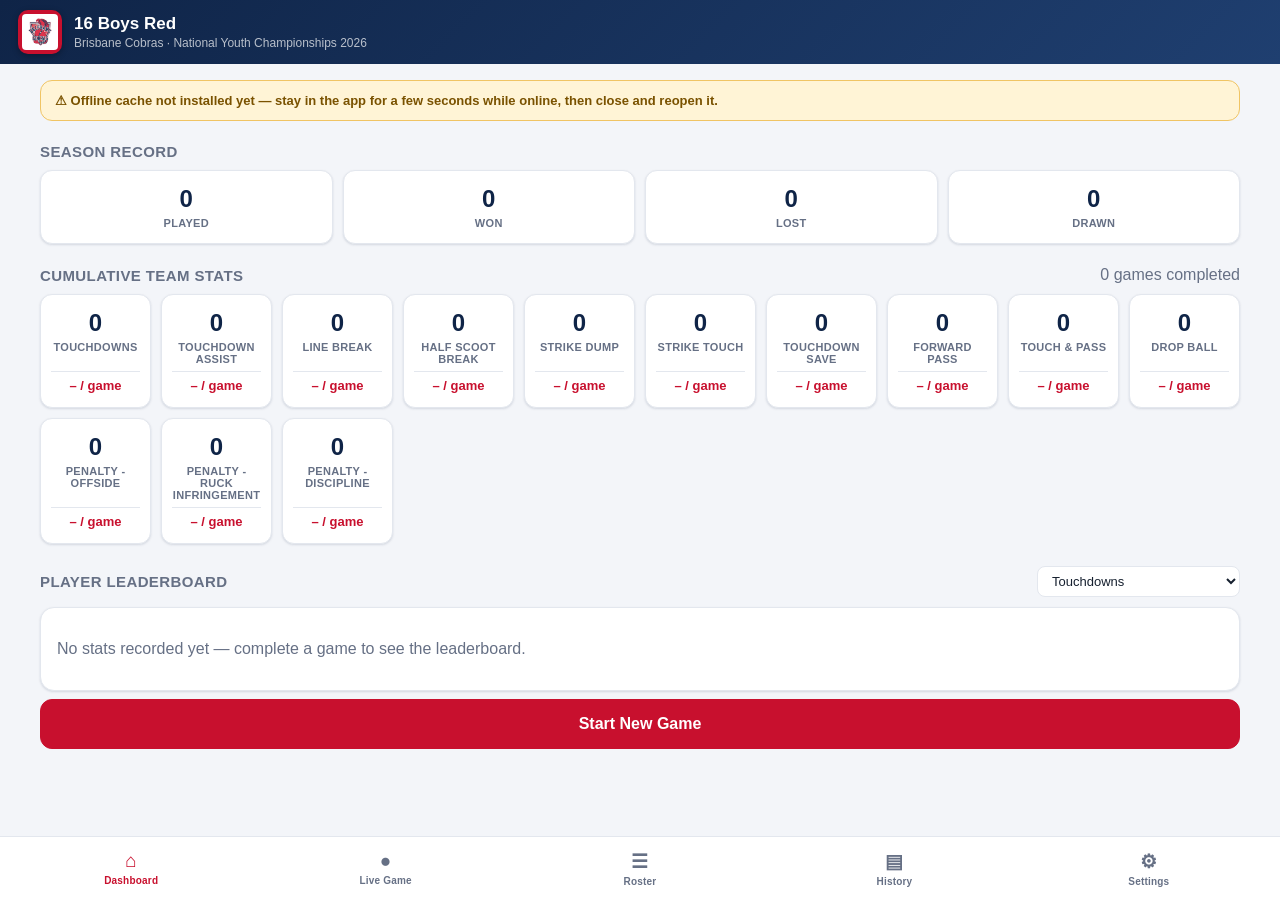
<file: index.html>
<!DOCTYPE html>
<html lang="en">
<head>
<meta charset="UTF-8">
<meta name="viewport" content="width=device-width, initial-scale=1, viewport-fit=cover, maximum-scale=1, user-scalable=no">
<title>Touch Stats — Brisbane Cobras</title>

<link rel="manifest" href="manifest.webmanifest">
<meta name="theme-color" content="#0f2447">
<meta name="apple-mobile-web-app-capable" content="yes">
<meta name="apple-mobile-web-app-status-bar-style" content="black-translucent">
<meta name="apple-mobile-web-app-title" content="Touch Stats">
<link rel="apple-touch-icon" href="icons/icon-180.png">
<link rel="icon" href="icons/icon-32.png" sizes="32x32">

<link rel="stylesheet" href="css/styles.css">
</head>
<body>

<div id="app">

  <!-- Header -->
  <header class="app-header">
    <div class="header-team">
      <div class="crest"><img src="icons/cobras-logo.png" alt="Brisbane Cobras logo"></div>
      <div class="header-text">
        <h1 id="team-name">16 Boys Red</h1>
        <p id="team-sub">Brisbane Cobras · National Youth Championships</p>
      </div>
    </div>
    <div id="live-indicator" class="live-indicator hidden">
      <span class="dot"></span> LIVE
    </div>
  </header>

  <!-- Views -->
  <main class="views">

    <!-- DASHBOARD -->
    <section id="view-dashboard" class="view">
      <div id="live-banner" class="live-banner hidden"></div>
      <div id="next-game-card" class="card next-game-card hidden"></div>
      <div id="offline-warning" class="offline-warning hidden"></div>

      <div class="section-row">
        <h2>Season Record</h2>
      </div>
      <div id="record-cards" class="stat-cards"></div>

      <div class="section-row">
        <h2>Cumulative Team Stats</h2>
        <span class="muted" id="games-played-label"></span>
      </div>
      <div id="team-totals" class="stat-cards"></div>

      <div class="section-row">
        <h2>Player Leaderboard</h2>
        <select id="leaderboard-stat" class="select-inline"></select>
      </div>
      <div id="leaderboard" class="card"></div>

      <button id="btn-new-game-dash" class="btn btn-primary btn-lg btn-block">Start New Game</button>
    </section>

    <!-- LIVE GAME -->
    <section id="view-live" class="view">
      <div id="no-live-game">
        <div class="card empty-state">
          <h2>No Game in Progress</h2>
          <p class="muted">Start a new game to begin tracking stats for this match.</p>
          <button id="btn-new-game-live" class="btn btn-primary btn-lg">Start New Game</button>
        </div>
      </div>

      <div id="live-game-panel" class="hidden">
        <div id="live-sticky-score" class="live-sticky-score">
          <div class="sticky-top">
            <span id="sticky-opponent"></span>
            <span id="sticky-ht" class="sticky-ht hidden"></span>
            <span id="sticky-score"></span>
          </div>
          <div id="timer-section" class="timer-section t-idle">
            <div class="timer-readout">
              <span id="timer-phase" class="timer-phase">1st Half</span>
              <span id="timer-display" class="timer-display">20:00</span>
            </div>
            <button id="timer-action-btn" class="timer-action-btn">&#9654; Start Match</button>
          </div>
        </div>

        <div class="card live-header-card">
          <div class="live-meta">
            <div>
              <div class="muted small" id="live-round"></div>
              <h2 id="live-opponent-label">vs Opponent</h2>
              <div class="muted small" id="live-date"></div>
            </div>
            <div class="score-board">
              <div class="score-block">
                <div class="score-num" id="score-us">0</div>
                <div class="score-label">US</div>
              </div>
              <div class="score-sep">–</div>
              <div class="score-block">
                <div class="score-num" id="score-them">0</div>
                <div class="score-label">THEM</div>
                <div class="score-steppers">
                  <button class="btn-step" id="opp-minus">−</button>
                  <button class="btn-step" id="opp-plus">+</button>
                </div>
              </div>
            </div>
          </div>
          <div class="live-actions">
            <button id="btn-undo" class="btn btn-ghost">Undo Last Tap</button>
            <button id="btn-edit-squad" class="btn btn-ghost">Edit Squad</button>
            <button id="btn-end-game" class="btn btn-danger">End Game</button>
          </div>
        </div>

        <div id="category-tabs" class="tab-row"></div>
        <p class="hint">Tap a stat, then pick who did it</p>

        <div class="live-split">
          <div class="live-col-tiles">
            <div id="stat-tiles" class="stat-tiles"></div>

            <div class="section-row"><h2>Recent Activity</h2></div>
            <div id="recent-activity" class="card recent-activity-list"></div>
          </div>
          <div class="live-col-totals">
            <div class="section-row"><h2>This Game — Player Totals</h2></div>
            <div id="stat-grid-wrap" class="card grid-wrap">
              <table id="stat-grid" class="stat-grid"></table>
            </div>
          </div>
        </div>
      </div>
    </section>

    <!-- ROSTER -->
    <section id="view-roster" class="view">
      <div class="section-row">
        <h2>Squad</h2>
        <button id="btn-add-player" class="btn btn-primary">+ Add Player</button>
      </div>
      <div id="roster-list" class="card list"></div>
    </section>

    <!-- HISTORY -->
    <section id="view-history" class="view">
      <div class="section-row"><h2>Game History</h2></div>
      <div id="history-list" class="card list"></div>

      <div id="game-detail" class="hidden">
        <div class="section-row">
          <button id="btn-back-history" class="btn btn-ghost">‹ Back to History</button>
        </div>
        <div id="game-detail-content"></div>
      </div>
    </section>

    <!-- SETTINGS -->
    <section id="view-settings" class="view">
      <div class="section-row"><h2>Team Details</h2></div>
      <div class="card form-card">
        <label>Team / Age Group<input id="set-team-name" type="text"></label>
        <label>Club<input id="set-team-club" type="text"></label>
        <label>Event<input id="set-team-event" type="text"></label>
        <button id="btn-save-team" class="btn btn-primary">Save</button>
      </div>

      <div class="section-row"><h2>Display</h2></div>
      <div class="card form-card">
        <div class="switch-row">
          <div>
            <strong>Outdoor / High-Contrast Mode</strong>
            <p class="muted small" style="margin:2px 0 0;">Bigger text and bolder contrast for reading the screen in direct sunlight.</p>
          </div>
          <label class="switch">
            <input type="checkbox" id="set-outdoor-mode">
            <span class="slider"></span>
          </label>
        </div>
      </div>

      <div class="section-row">
        <h2>Upcoming Fixtures (The Draw)</h2>
        <button id="btn-add-fixture" class="btn btn-primary">+ Add Fixture</button>
      </div>
      <div id="fixtures-list" class="card list"></div>

      <div class="section-row">
        <h2>Stat Categories</h2>
        <button id="btn-add-stat" class="btn btn-primary">+ Add Stat</button>
      </div>
      <div id="stat-defs-list" class="card list"></div>

      <div class="section-row"><h2>Data</h2></div>
      <div class="card form-card">
        <p class="muted">Everything is stored only on this iPad. Back up regularly, especially before/after each tournament day.</p>
        <p id="offline-status" class="small"></p>
        <div class="btn-row">
          <button id="btn-export-json" class="btn">Export Backup (JSON)</button>
          <button id="btn-export-csv" class="btn">Export Stats (CSV)</button>
          <label class="btn" for="import-file">Restore Backup</label>
          <input type="file" id="import-file" accept="application/json" class="hidden">
        </div>
        <div class="btn-row">
          <button id="btn-reset-all" class="btn btn-danger">Reset All Data</button>
        </div>
      </div>
    </section>

  </main>

  <!-- Tab bar -->
  <nav class="tab-bar">
    <button class="tab-btn active" data-view="dashboard">
      <span class="tab-icon">⌂</span><span>Dashboard</span>
    </button>
    <button class="tab-btn" data-view="live">
      <span class="tab-icon">●</span><span>Live Game</span>
    </button>
    <button class="tab-btn" data-view="roster">
      <span class="tab-icon">☰</span><span>Roster</span>
    </button>
    <button class="tab-btn" data-view="history">
      <span class="tab-icon">▤</span><span>History</span>
    </button>
    <button class="tab-btn" data-view="settings">
      <span class="tab-icon">⚙</span><span>Settings</span>
    </button>
  </nav>
</div>

<!-- Modal root -->
<div id="modal-root"></div>

<script src="js/storage.js"></script>
<script src="js/app.js"></script>
</body>
</html>
</file>
<file: css/styles.css>
:root {
  --navy: #0f2447;
  --navy-2: #17325c;
  --navy-3: #1f3f70;
  --red: #c8102e;
  --red-dark: #9d0c24;
  --bg: #f3f5f9;
  --card: #ffffff;
  --text: #16202f;
  --muted: #667085;
  --border: #e3e7ee;
  --green: #1a8a4a;
  --amber: #b8791b;
  --shadow: 0 1px 3px rgba(15, 36, 71, 0.08), 0 1px 2px rgba(15, 36, 71, 0.06);
}

@media (prefers-color-scheme: dark) {
  :root {
    --bg: #0b1526;
    --card: #131f35;
    --text: #eef1f6;
    --muted: #93a0b8;
    --border: #223252;
    --shadow: 0 1px 3px rgba(0, 0, 0, 0.4);
  }
}

* { box-sizing: border-box; -webkit-tap-highlight-color: transparent; }
html, body { height: 100%; }
body {
  margin: 0;
  font-family: -apple-system, BlinkMacSystemFont, "Segoe UI", Roboto, Helvetica, Arial, sans-serif;
  background: var(--bg);
  color: var(--text);
  overscroll-behavior-y: none;
  -webkit-user-select: none;
  user-select: none;
}
input, textarea { -webkit-user-select: text; user-select: text; }

#app {
  display: flex;
  flex-direction: column;
  height: 100vh;
  height: 100dvh;
}

/* Header */
.app-header {
  display: flex;
  align-items: center;
  justify-content: space-between;
  gap: 12px;
  padding: calc(env(safe-area-inset-top) + 10px) 18px 10px;
  background: linear-gradient(135deg, var(--navy), var(--navy-3));
  color: #fff;
  flex-shrink: 0;
}
.header-team { display: flex; align-items: center; gap: 12px; min-width: 0; }
.crest {
  width: 44px; height: 44px; border-radius: 10px;
  background: var(--red);
  display: flex; align-items: center; justify-content: center;
  flex-shrink: 0; padding: 4px;
  box-shadow: 0 2px 6px rgba(0,0,0,0.3);
}
.crest img { width: 100%; height: 100%; object-fit: contain; border-radius: 4px; }
.header-text { min-width: 0; }
.header-text h1 { font-size: 17px; margin: 0; font-weight: 700; white-space: nowrap; overflow: hidden; text-overflow: ellipsis; }
.header-text p { font-size: 12px; margin: 2px 0 0; color: rgba(255,255,255,0.7); white-space: nowrap; overflow: hidden; text-overflow: ellipsis; }
.live-indicator {
  display: flex; align-items: center; gap: 6px;
  background: rgba(200,16,46,0.9);
  padding: 5px 10px; border-radius: 20px;
  font-size: 11px; font-weight: 700; letter-spacing: 0.5px;
  flex-shrink: 0;
}
.live-indicator .dot { width: 7px; height: 7px; border-radius: 50%; background: #fff; animation: pulse 1.4s infinite; }
@keyframes pulse { 0%,100% { opacity: 1; } 50% { opacity: 0.3; } }
.hidden { display: none !important; }

/* Views */
.views { flex: 1; overflow-y: auto; padding: 16px 18px calc(env(safe-area-inset-bottom) + 90px); }
.view { display: none; }
.view.active { display: block; }

.section-row { display: flex; align-items: center; justify-content: space-between; margin: 22px 0 10px; }
.section-row:first-child { margin-top: 0; }
.section-row h2 { font-size: 15px; margin: 0; text-transform: uppercase; letter-spacing: 0.4px; color: var(--muted); font-weight: 700; }
.muted { color: var(--muted); }
.small { font-size: 12px; }

.card {
  background: var(--card);
  border-radius: 14px;
  padding: 16px;
  box-shadow: var(--shadow);
  border: 1px solid var(--border);
}
.empty-state { text-align: center; padding: 36px 20px; }
.empty-state h2 { text-transform: none; font-size: 19px; color: var(--text); letter-spacing: 0; margin-bottom: 6px; }

/* Buttons */
.btn {
  appearance: none; border: 1px solid var(--border); background: var(--card); color: var(--text);
  padding: 11px 16px; border-radius: 10px; font-size: 14px; font-weight: 600;
  cursor: pointer; touch-action: manipulation;
}
.btn:active { transform: scale(0.97); }
.btn-primary { background: var(--red); border-color: var(--red); color: #fff; }
.btn-danger { background: #fdeceb; border-color: #f3b9b3; color: var(--red-dark); }
@media (prefers-color-scheme: dark) { .btn-danger { background: #3a1a1c; border-color: #6e2b2b; color: #ff9f96; } }
.btn-ghost { background: transparent; }
.btn-lg { padding: 15px 20px; font-size: 16px; border-radius: 12px; }
.btn-block { width: 100%; margin-top: 8px; }
.btn-row { display: flex; gap: 10px; margin-top: 16px; flex-wrap: wrap; }
.btn-icon {
  border: none; background: transparent; color: var(--muted); font-size: 16px;
  width: 34px; height: 34px; border-radius: 8px; cursor: pointer; flex-shrink: 0;
}
.btn-icon.danger { color: var(--red); }
.btn-icon:active { background: var(--border); }

/* Stat cards grid */
.stat-cards { display: grid; grid-template-columns: repeat(auto-fit, minmax(110px, 1fr)); gap: 10px; }
.stat-card {
  background: var(--card); border: 1px solid var(--border); border-radius: 12px;
  padding: 14px 10px; text-align: center; box-shadow: var(--shadow);
}
.stat-card-val { font-size: 24px; font-weight: 800; color: var(--navy); }
@media (prefers-color-scheme: dark) { .stat-card-val { color: #7fa8e8; } }
.stat-card-label { font-size: 11px; color: var(--muted); margin-top: 4px; font-weight: 600; text-transform: uppercase; letter-spacing: 0.3px; }
#team-totals .stat-card { display: flex; flex-direction: column; }
.stat-card-avg { font-size: 13px; font-weight: 700; color: var(--red); margin-top: auto; padding-top: 6px; border-top: 1px solid var(--border); }#team-totals .stat-card-label { margin-bottom: 6px; }

/* Leaderboard */
.select-inline {
  border: 1px solid var(--border); background: var(--card); color: var(--text);
  border-radius: 8px; padding: 6px 10px; font-size: 13px;
}
.leader-row { display: flex; align-items: center; gap: 10px; padding: 9px 4px; border-bottom: 1px solid var(--border); }
.leader-row:last-child { border-bottom: none; }
.leader-rank { width: 20px; color: var(--muted); font-weight: 700; font-size: 13px; }
.leader-num {
  width: 28px; height: 28px; border-radius: 50%; background: var(--navy); color: #fff;
  display: flex; align-items: center; justify-content: center; font-size: 12px; font-weight: 700; flex-shrink: 0;
}
.leader-name { flex: 1; font-weight: 600; font-size: 14px; }
.leader-count { font-weight: 800; font-size: 16px; color: var(--red); }

/* Live banner */
.live-banner { background: linear-gradient(135deg, var(--navy-2), var(--navy-3)); color: #fff; border-radius: 14px; padding: 14px 16px; margin-bottom: 18px; }
.live-banner-inner { display: flex; align-items: center; justify-content: space-between; gap: 12px; }
.live-banner .btn-primary { flex-shrink: 0; }

.next-game-card { margin-bottom: 18px; }
.next-game-inner { display: flex; align-items: center; justify-content: space-between; gap: 12px; }
.next-game-inner strong { font-size: 16px; display: block; margin: 2px 0; }
.next-game-inner .btn-primary { flex-shrink: 0; }

/* Sticky score bar */
.live-sticky-score {
  position: sticky; top: 0; z-index: 6;
  background: var(--navy); color: #fff; border-radius: 12px;
  padding: 10px 16px 12px; margin-bottom: 12px; font-weight: 700; font-size: 14px;
  box-shadow: 0 2px 8px rgba(0,0,0,0.25);
}
.sticky-top { display: flex; align-items: center; gap: 10px; }
#sticky-opponent { flex: 1; min-width: 0; overflow: hidden; text-overflow: ellipsis; white-space: nowrap; font-size: 14px; }
#sticky-score { font-size: 20px; font-weight: 800; flex-shrink: 0; font-variant-numeric: tabular-nums; }
.sticky-ht {
  flex-shrink: 0; font-size: 13px; font-weight: 700; color: rgba(255,255,255,0.85);
  background: rgba(255,255,255,0.14); padding: 3px 9px; border-radius: 6px; font-variant-numeric: tabular-nums;
}

/* Game timer */
.timer-section {
  display: flex; align-items: center; justify-content: space-between; flex-wrap: wrap; gap: 10px 16px;
  margin-top: 10px; padding-top: 10px; border-top: 1px solid rgba(255,255,255,0.16);
}
.timer-readout { display: flex; flex-direction: column; min-width: 0; }
.timer-phase { font-size: 12px; font-weight: 700; letter-spacing: 1px; text-transform: uppercase; color: rgba(255,255,255,0.7); }
.timer-display {
  font-size: 46px; font-weight: 800; line-height: 1.05; letter-spacing: -1px;
  font-variant-numeric: tabular-nums; white-space: nowrap;
}
.timer-action-btn {
  background: var(--red); border: none; color: #fff; border-radius: 12px;
  min-height: 56px; padding: 0 26px; font-size: 18px; font-weight: 800;
  cursor: pointer; touch-action: manipulation; white-space: nowrap;
  box-shadow: 0 3px 10px rgba(0,0,0,0.3);
}
.timer-action-btn:active { background: var(--red-dark); transform: scale(0.96); }
.t-warn .timer-display, .t-warn .timer-phase { color: #f5b544; }
.t-break .timer-display, .t-done .timer-display { font-size: 38px; letter-spacing: 0; }
.t-done .timer-display { color: rgba(255,255,255,0.85); }
@media (max-width: 520px) {
  .timer-action-btn { width: 100%; }
}

.half-tag {
  display: inline-block; margin-left: 6px; padding: 1px 6px; border-radius: 5px;
  background: var(--bg); border: 1px solid var(--border); color: var(--muted);
  font-size: 10px; font-weight: 800; letter-spacing: 0.3px; vertical-align: 1px;
}

/* Half-time score breakdown (game detail) */
.half-table { border-collapse: collapse; margin: 12px 0 8px; font-size: 14px; }
.half-table th { font-size: 11px; color: var(--muted); text-transform: uppercase; letter-spacing: 0.3px; padding: 4px 14px; text-align: center; }
.half-table td { padding: 6px 14px; text-align: center; font-weight: 700; font-variant-numeric: tabular-nums; border-top: 1px solid var(--border); }
.half-table td.ht-team { text-align: left; padding-left: 0; font-weight: 600; }
.half-table td.ht-final { font-weight: 800; }
.half-table tr.ht-margin td { font-size: 13px; }
.m-pos { color: var(--green); }
.m-neg { color: var(--red); }
.m-even { color: var(--muted); }
.btn-sm { padding: 7px 12px; font-size: 13px; }
.detail-half-chips { margin: 16px 0 10px; }
.form-error { color: var(--red); font-size: 13px; font-weight: 600; margin: 0; }

/* Live game header card */
.live-header-card { margin-bottom: 14px; }
.live-meta { display: flex; align-items: flex-start; justify-content: space-between; gap: 14px; flex-wrap: wrap; }
.live-meta h2 { margin: 2px 0; font-size: 20px; }
.score-board { display: flex; align-items: center; gap: 12px; }
.score-block { text-align: center; }
.score-num { font-size: 34px; font-weight: 800; line-height: 1; color: var(--navy); }
@media (prefers-color-scheme: dark) { .score-num { color: #7fa8e8; } }
.score-label { font-size: 10px; color: var(--muted); font-weight: 700; letter-spacing: 0.5px; margin-top: 2px; }
.score-sep { font-size: 24px; color: var(--muted); font-weight: 300; }
.score-steppers { display: flex; gap: 4px; margin-top: 4px; }
.btn-step {
  width: 26px; height: 26px; border-radius: 6px; border: 1px solid var(--border); background: var(--bg);
  font-size: 15px; font-weight: 700; color: var(--text); cursor: pointer;
}
.live-actions { display: flex; gap: 8px; margin-top: 14px; flex-wrap: wrap; }

/* Live split layout: side-by-side on wide/landscape viewports, stacked otherwise */
.live-col-tiles { margin-bottom: 0; }
.live-col-totals { margin-top: 0; }
@media (min-width: 1000px) {
  .live-split { display: flex; gap: 20px; align-items: flex-start; }
  .live-col-tiles { flex: 0 0 40%; position: sticky; top: calc(var(--sticky-h, 130px) + 12px); }
  .live-col-totals { flex: 1 1 60%; min-width: 0; }
}

/* Recent activity */
.recent-activity-list { padding: 6px 12px; }
.activity-row { display: flex; align-items: center; gap: 10px; padding: 9px 4px; border-bottom: 1px solid var(--border); }
.activity-row:last-child { border-bottom: none; }
.activity-text { font-size: 13px; font-weight: 600; }
.activity-time { font-weight: 400; }

/* Tabs / chips */
.tab-row { display: flex; gap: 8px; overflow-x: auto; padding: 2px 0 4px; margin-bottom: 4px; }
.tab-chip {
  flex-shrink: 0; padding: 9px 16px; border-radius: 20px; border: 1px solid var(--border);
  background: var(--card); color: var(--text); font-size: 13px; font-weight: 700; cursor: pointer; white-space: nowrap;
}
.tab-chip.active { background: var(--navy); border-color: var(--navy); color: #fff; }
.hint { font-size: 12px; color: var(--muted); margin: 6px 2px 10px; }

/* Stat grid */
.grid-wrap { padding: 0; overflow-x: auto; }
.stat-grid { border-collapse: collapse; width: 100%; min-width: 480px; }
.stat-grid th, .stat-grid td { padding: 10px 8px; border-bottom: 1px solid var(--border); text-align: center; }
.stat-grid thead th { position: sticky; top: 0; background: var(--card); font-size: 11px; color: var(--muted); text-transform: uppercase; letter-spacing: 0.3px; z-index: 1; }
.stat-grid .col-player { text-align: left; min-width: 150px; position: sticky; left: 0; background: var(--card); z-index: 2; }
.stat-grid thead .col-player { z-index: 3; }
.stat-grid td.col-stat { font-weight: 700; min-width: 44px; }
.player-num {
  display: inline-flex; align-items: center; justify-content: center;
  width: 24px; height: 24px; border-radius: 50%; background: var(--navy); color: #fff;
  font-size: 11px; font-weight: 700; margin-right: 8px; flex-shrink: 0;
}
.player-name { font-weight: 600; font-size: 14px; }
.empty-cell { padding: 24px 12px; text-align: center; }

/* Stat tiles (live game entry) */
.stat-tiles { display: grid; grid-template-columns: repeat(auto-fit, minmax(120px, 1fr)); gap: 10px; margin-bottom: 18px; }
.stat-tile {
  display: flex; flex-direction: column; align-items: center; justify-content: center; gap: 4px;
  background: var(--card); border: 1px solid var(--border); border-radius: 14px;
  padding: 16px 10px; box-shadow: var(--shadow); cursor: pointer; touch-action: manipulation;
  transition: transform 0.06s ease;
}
.stat-tile:active { transform: scale(0.96); background: var(--bg); }
.stat-tile-count { font-size: 26px; font-weight: 800; color: var(--red); line-height: 1; }
.stat-tile-label { font-size: 12px; font-weight: 700; color: var(--muted); text-align: center; }

/* Player picker modal */
.player-picker-grid { display: grid; grid-template-columns: repeat(auto-fill, minmax(140px, 1fr)); gap: 8px; max-height: 50vh; overflow-y: auto; }
.player-pick-btn {
  display: flex; align-items: center; gap: 10px;
  background: var(--bg); border: 1px solid var(--border); border-radius: 12px;
  padding: 12px 10px; cursor: pointer; touch-action: manipulation; font-size: 14px; font-weight: 600; color: var(--text);
}
.player-pick-btn:active { background: var(--red); border-color: var(--red); color: #fff; }
.player-pick-num {
  width: 30px; height: 30px; border-radius: 50%; background: var(--navy); color: #fff;
  display: flex; align-items: center; justify-content: center; font-size: 13px; font-weight: 700; flex-shrink: 0;
}

.detail-grid th, .detail-grid td { padding: 9px 10px; font-size: 13px; }
.team-total-row td { background: var(--navy); color: #fff; font-weight: 800; border-bottom: none; position: sticky; bottom: 0; }
.team-total-row .col-player { font-size: 11px; letter-spacing: 0.4px; background: var(--navy); }
.big-score { font-size: 30px; font-weight: 800; color: var(--navy); margin-top: 6px; }
@media (prefers-color-scheme: dark) { .big-score { color: #7fa8e8; } }

/* Lists (roster / stat defs) */
.list { padding: 6px 12px; }
.roster-row, .history-row {
  display: flex; align-items: center; gap: 10px; padding: 12px 4px; border-bottom: 1px solid var(--border);
}
.roster-row:last-child, .history-row:last-child { border-bottom: none; }
.grow { flex: 1; }

/* Switch */
.switch { position: relative; display: inline-block; width: 42px; height: 24px; flex-shrink: 0; }
.switch input { opacity: 0; width: 0; height: 0; }
.switch .slider { position: absolute; inset: 0; background: var(--border); border-radius: 24px; transition: 0.2s; cursor: pointer; }
.switch .slider::before { content: ""; position: absolute; height: 18px; width: 18px; left: 3px; top: 3px; background: #fff; border-radius: 50%; transition: 0.2s; box-shadow: 0 1px 2px rgba(0,0,0,0.3); }
.switch input:checked + .slider { background: var(--green); }
.switch input:checked + .slider::before { transform: translateX(18px); }
.switch-row { display: flex; align-items: center; justify-content: space-between; gap: 16px; }

/* History */
.history-result { font-size: 10px; font-weight: 800; padding: 4px 8px; border-radius: 6px; letter-spacing: 0.5px; flex-shrink: 0; }
.history-result.win { background: #d9f2e3; color: var(--green); }
.history-result.loss { background: #fbdada; color: var(--red-dark); }
.history-result.draw { background: #fbeecd; color: var(--amber); }
.history-result.live { background: var(--red); color: #fff; }
@media (prefers-color-scheme: dark) {
  .history-result.win { background: #123a24; color: #6fd99a; }
  .history-result.loss { background: #3a1a1c; color: #ff9f96; }
  .history-result.draw { background: #3a2f14; color: #f0c464; }
}
.history-opp { font-weight: 700; font-size: 14px; }
.history-score { font-weight: 800; font-size: 15px; flex-shrink: 0; }

/* Forms */
.form-card { display: flex; flex-direction: column; gap: 12px; }
.form-card h2 { margin: 0 0 4px; font-size: 18px; }
.form-card label { display: flex; flex-direction: column; gap: 6px; font-size: 13px; font-weight: 600; color: var(--muted); }
.form-card input[type="text"], .form-card input[type="date"], .form-card input[type="number"] {
  border: 1px solid var(--border); background: var(--bg); color: var(--text);
  border-radius: 10px; padding: 11px 12px; font-size: 15px; font-weight: 500;
}
.checklist { display: flex; flex-direction: column; gap: 2px; max-height: 44vh; overflow-y: auto; }
.check-row { display: flex; align-items: center; gap: 10px; padding: 9px 4px; border-bottom: 1px solid var(--border); cursor: pointer; font-size: 14px; font-weight: 600; }
.check-row input { width: 20px; height: 20px; }

/* Modal */
.modal-overlay {
  position: fixed; inset: 0; background: rgba(10,18,32,0.5);
  display: flex; align-items: flex-end; justify-content: center;
  opacity: 0; transition: opacity 0.2s ease; z-index: 50;
  padding: 0;
}
.modal-overlay.show { opacity: 1; }
.modal-box {
  background: var(--card); width: 100%; max-width: 480px;
  border-radius: 18px 18px 0 0; padding: 20px 20px calc(env(safe-area-inset-bottom) + 20px);
  transform: translateY(12px); transition: transform 0.2s ease;
  max-height: 85vh; overflow-y: auto;
}
.modal-overlay.show .modal-box { transform: translateY(0); }
@media (min-width: 700px) {
  .modal-overlay { align-items: center; }
  .modal-box { border-radius: 18px; }
}

/* Toast */
.toast {
  position: fixed; bottom: calc(env(safe-area-inset-bottom) + 100px); left: 50%; transform: translateX(-50%) translateY(10px);
  background: var(--navy); color: #fff; padding: 10px 18px; border-radius: 20px; font-size: 13px; font-weight: 600;
  opacity: 0; transition: all 0.25s ease; z-index: 100; box-shadow: 0 4px 12px rgba(0,0,0,0.3); white-space: nowrap;
}
.toast.show { opacity: 1; transform: translateX(-50%) translateY(0); }

/* Tab bar */
.tab-bar {
  display: flex; flex-shrink: 0;
  background: var(--card); border-top: 1px solid var(--border);
  padding: 6px 4px calc(env(safe-area-inset-bottom) + 6px);
}
.tab-btn {
  flex: 1; display: flex; flex-direction: column; align-items: center; gap: 3px;
  background: none; border: none; padding: 7px 2px; color: var(--muted); font-size: 10px; font-weight: 700;
  cursor: pointer; border-radius: 10px; letter-spacing: 0.2px;
}
.tab-btn .tab-icon { font-size: 19px; }
.tab-btn.active { color: var(--red); }

@media (min-width: 700px) {
  .views { padding-left: 40px; padding-right: 40px; }
}

/* Outdoor / high-contrast mode: bigger text, stronger contrast for reading in direct sunlight */
html.outdoor-mode { --border: #8b98b3; --muted: #3f4a61; }
@media (prefers-color-scheme: dark) {
  html.outdoor-mode { --border: #55668f; --muted: #cad4e6; }
}
html.outdoor-mode body { font-size: 17px; }
html.outdoor-mode .card, html.outdoor-mode .stat-card, html.outdoor-mode .stat-tile,
html.outdoor-mode .player-pick-btn, html.outdoor-mode .btn, html.outdoor-mode .stat-cell {
  border-width: 2px;
}
html.outdoor-mode .stat-tile-count { font-size: 32px; }
html.outdoor-mode .stat-tile-label { font-size: 14px; }
html.outdoor-mode .score-num { font-size: 40px; }
html.outdoor-mode .player-name, html.outdoor-mode .player-pick-name, html.outdoor-mode .activity-text { font-size: 16px; }
html.outdoor-mode .stat-grid th, html.outdoor-mode .stat-grid td { font-size: 15px; padding: 12px 10px; }
html.outdoor-mode .tab-chip { font-size: 15px; padding: 11px 18px; }
html.outdoor-mode .btn { font-size: 16px; padding: 13px 18px; }
html.outdoor-mode .stat-card-val { font-size: 30px; }
html.outdoor-mode .stat-card-avg { font-size: 15px; }
html.outdoor-mode .section-row h2 { font-size: 16px; }
html.outdoor-mode .hint { font-size: 14px; }
html.outdoor-mode .live-sticky-score { font-size: 16px; }
html.outdoor-mode .timer-display { font-size: 56px; }
html.outdoor-mode .t-break .timer-display, html.outdoor-mode .t-done .timer-display { font-size: 44px; }
html.outdoor-mode .timer-phase { font-size: 14px; }
html.outdoor-mode .timer-action-btn { font-size: 20px; min-height: 62px; }
html.outdoor-mode #sticky-score { font-size: 22px; }

/* Offline cache status */
.offline-warning {
  background: #fff4d6; border: 1px solid #f0c464; color: #7a5200;
  border-radius: 12px; padding: 12px 14px; margin-bottom: 14px; font-size: 13px; font-weight: 600;
}
@media (prefers-color-scheme: dark) {
  .offline-warning { background: #3a2f14; border-color: #7a5a1c; color: #f0c464; }
}
#offline-status.status-ok { color: var(--green); font-weight: 700; }
#offline-status.status-warn { color: var(--amber); font-weight: 700; }
</file>
